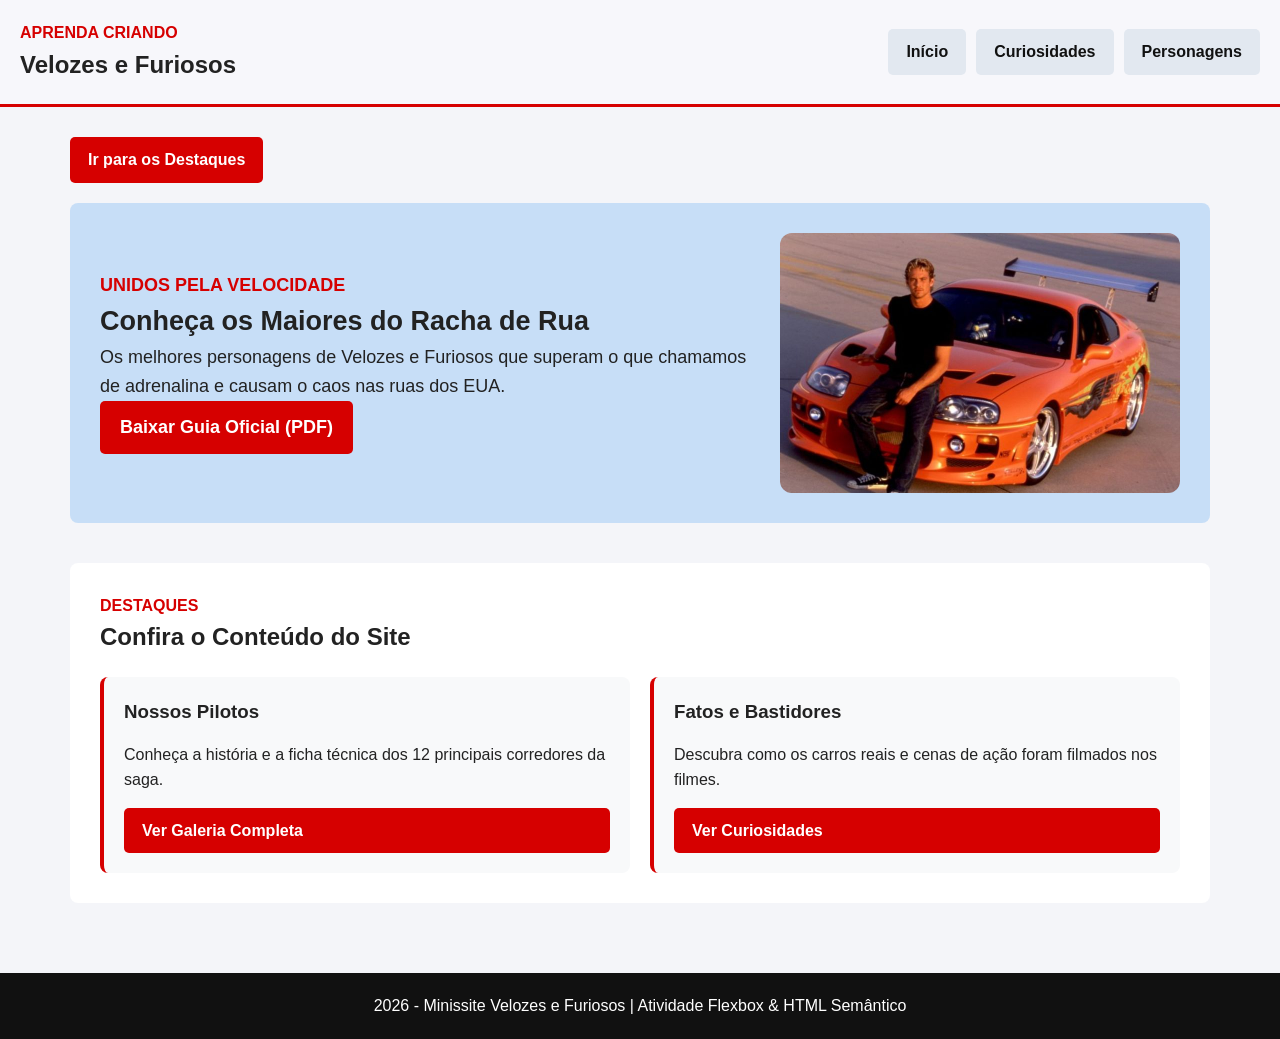
<file: index.html>
<!doctype html>
<html lang="pt-BR">
  <head>
    <meta charset="UTF-8" />
    <meta name="viewport" content="width=device-width, initial-scale=1.0" />
    <title>Velozes e Furiosos - Início</title>
    <link rel="stylesheet" href="css/style.css" />
  </head>
  <body>
    <header>
      <section id="titulo">
        <p class="titulo-vermelho">Aprenda Criando</p>
        <h1>Velozes e Furiosos</h1>
      </section>

      <section id="menu">
        <a href="index.html" class="active">Início</a>
        <a href="pages/curiosidades.html">Curiosidades</a>
        <a href="pages/personagens.html">Personagens</a>
      </section>
    </header>

    <main>
      <section class="atalho-ancora">
        <a href="#destaques" class="btn-link">Ir para os Destaques</a>
      </section>

      <section id="introducao">
        <article>
          <p class="titulo-vermelho">Unidos pela Velocidade</p>
          <h2>Conheça os Maiores do Racha de Rua</h2>
          <p>Os melhores personagens de Velozes e Furiosos que superam o que chamamos de adrenalina e causam o caos nas ruas dos EUA.</p>

          <section class="acoes-home">
            <a href="assets/arquivos/guia-velozes.pdf" class="btn-download" download>Baixar Guia Oficial (PDF)</a>
          </section>
        </article>

        <img src="assets/img/intro.png" alt="Brian O'Conner encostado em um carro de corrida laranja" class="img-destaque">
      </section>

      <section id="destaques">
        <p class="titulo-vermelho">Destaques</p>
        <h2>Confira o Conteúdo do Site</h2>

        <section class="container-destaques">
          <article class="card">
            <h3>Nossos Pilotos</h3>
            <p>Conheça a história e a ficha técnica dos 12 principais corredores da saga.</p>
            <a href="pages/personagens.html" class="btn-link">Ver Galeria Completa</a>
          </article>

          <article class="card">
            <h3>Fatos e Bastidores</h3>
            <p>Descubra como os carros reais e cenas de ação foram filmados nos filmes.</p>
            <a href="pages/curiosidades.html" class="btn-link">Ver Curiosidades</a>
          </article>
        </section>
      </section>
    </main>

    <footer>
      <p> 2026 - Minissite Velozes e Furiosos | Atividade Flexbox & HTML Semântico</p>
    </footer>
  </body>
</html>
</file>
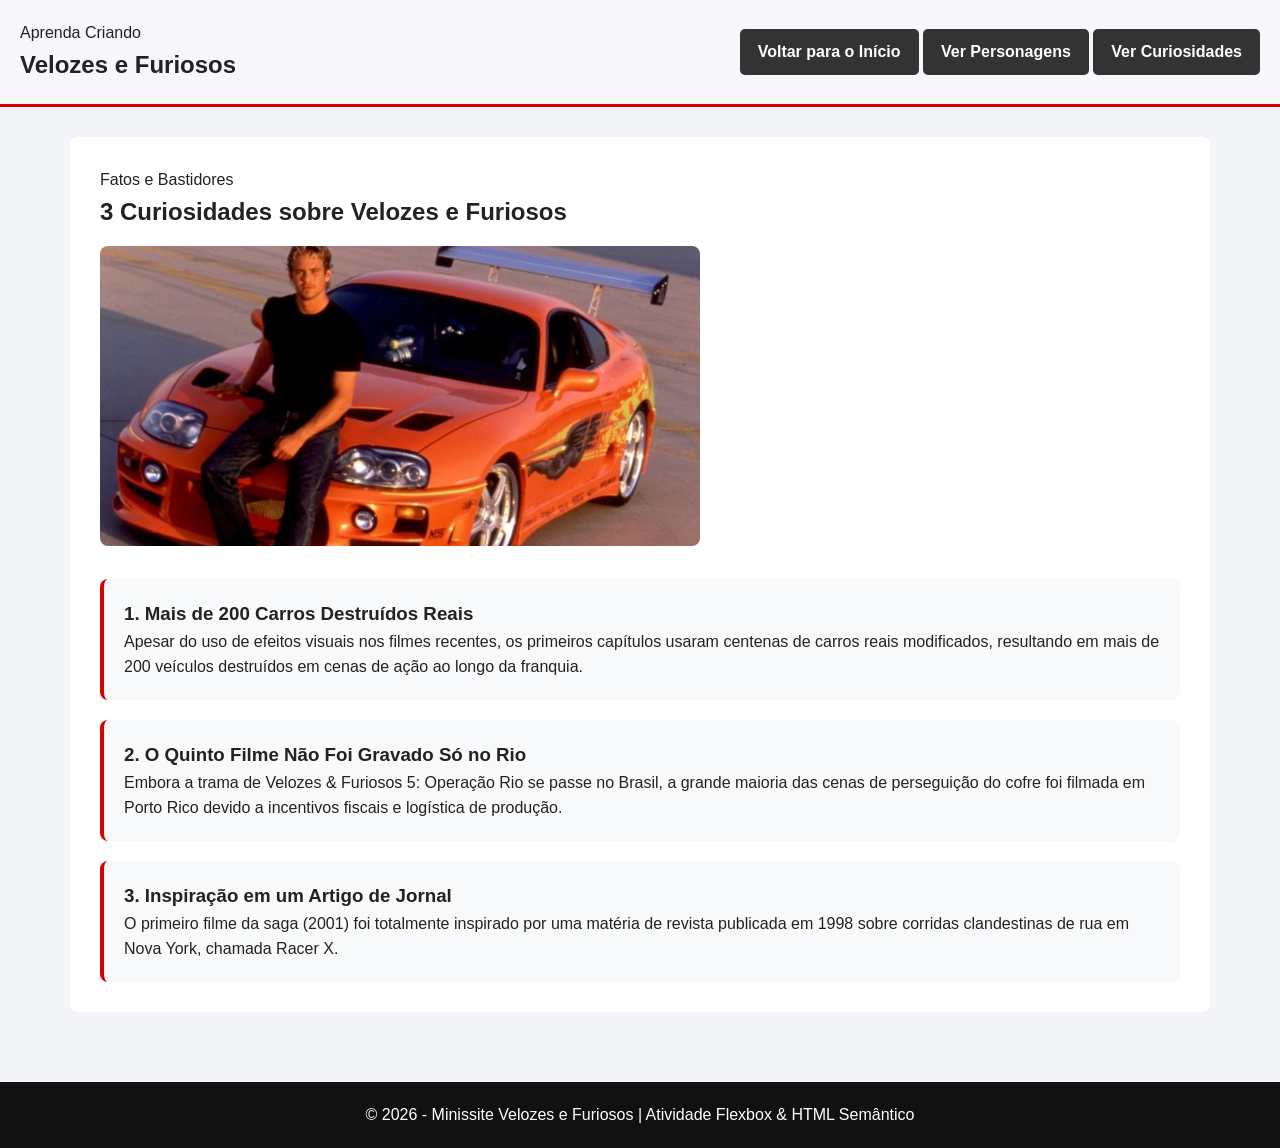
<file: pages/curiosidades.html>
<!doctype html>
<html lang="pt-BR">
  <head>
    <meta charset="UTF-8" />
    <meta name="viewport" content="width=device-width, initial-scale=1.0" />
    <title>Velozes e Furiosos - Curiosidades</title>
    <link rel="stylesheet" href="../css/style.css" />
  </head>
  <body>
    <header>
      <section id="começo-site">
        <p class="tag-vermelha">Aprenda Criando</p>
        <h1>Velozes e Furiosos</h1>
      </section>

      <section id="menu-principal">
        <a href="../index.html" class="link-nav">Voltar para o Início</a>
        <a href="personagens.html" class="link-nav">Ver Personagens</a>
        <a href="curiosidades.html" class="link-nav active">Ver Curiosidades</a>
      </section>
    </header>

    <main>
      <section id="secao-curiosidades">
        <article class="cabecalho-curiosidades">
          <p class="tag-vermelha">Fatos e Bastidores</p>
          <h2>3 Curiosidades sobre Velozes e Furiosos</h2>

          <img src="../assets/img/intro.png" alt="Brian O'Conner encostado em seu carro de corrida" class="img-curiosidade">
        </article>

        <section class="lista-curiosidades">
          <article class="card-curiosidade">
            <h3>1. Mais de 200 Carros Destruídos Reais</h3>
            <p>Apesar do uso de efeitos visuais nos filmes recentes, os primeiros capítulos usaram centenas de carros reais modificados, resultando em mais de 200 veículos destruídos em cenas de ação ao longo da franquia.</p>
          </article>

          <article class="card-curiosidade">
            <h3>2. O Quinto Filme Não Foi Gravado Só no Rio</h3>
            <p>Embora a trama de Velozes & Furiosos 5: Operação Rio se passe no Brasil, a grande maioria das cenas de perseguição do cofre foi filmada em Porto Rico devido a incentivos fiscais e logística de produção.</p>
          </article>

          <article class="card-curiosidade">
            <h3>3. Inspiração em um Artigo de Jornal</h3>
            <p>O primeiro filme da saga (2001) foi totalmente inspirado por uma matéria de revista publicada em 1998 sobre corridas clandestinas de rua em Nova York, chamada Racer X.</p>
          </article>
        </section>
      </section>
    </main>

    <footer>
      <p>&copy; 2026 - Minissite Velozes e Furiosos | Atividade Flexbox & HTML Semântico</p>
    </footer>
  </body>
</html>
</file>
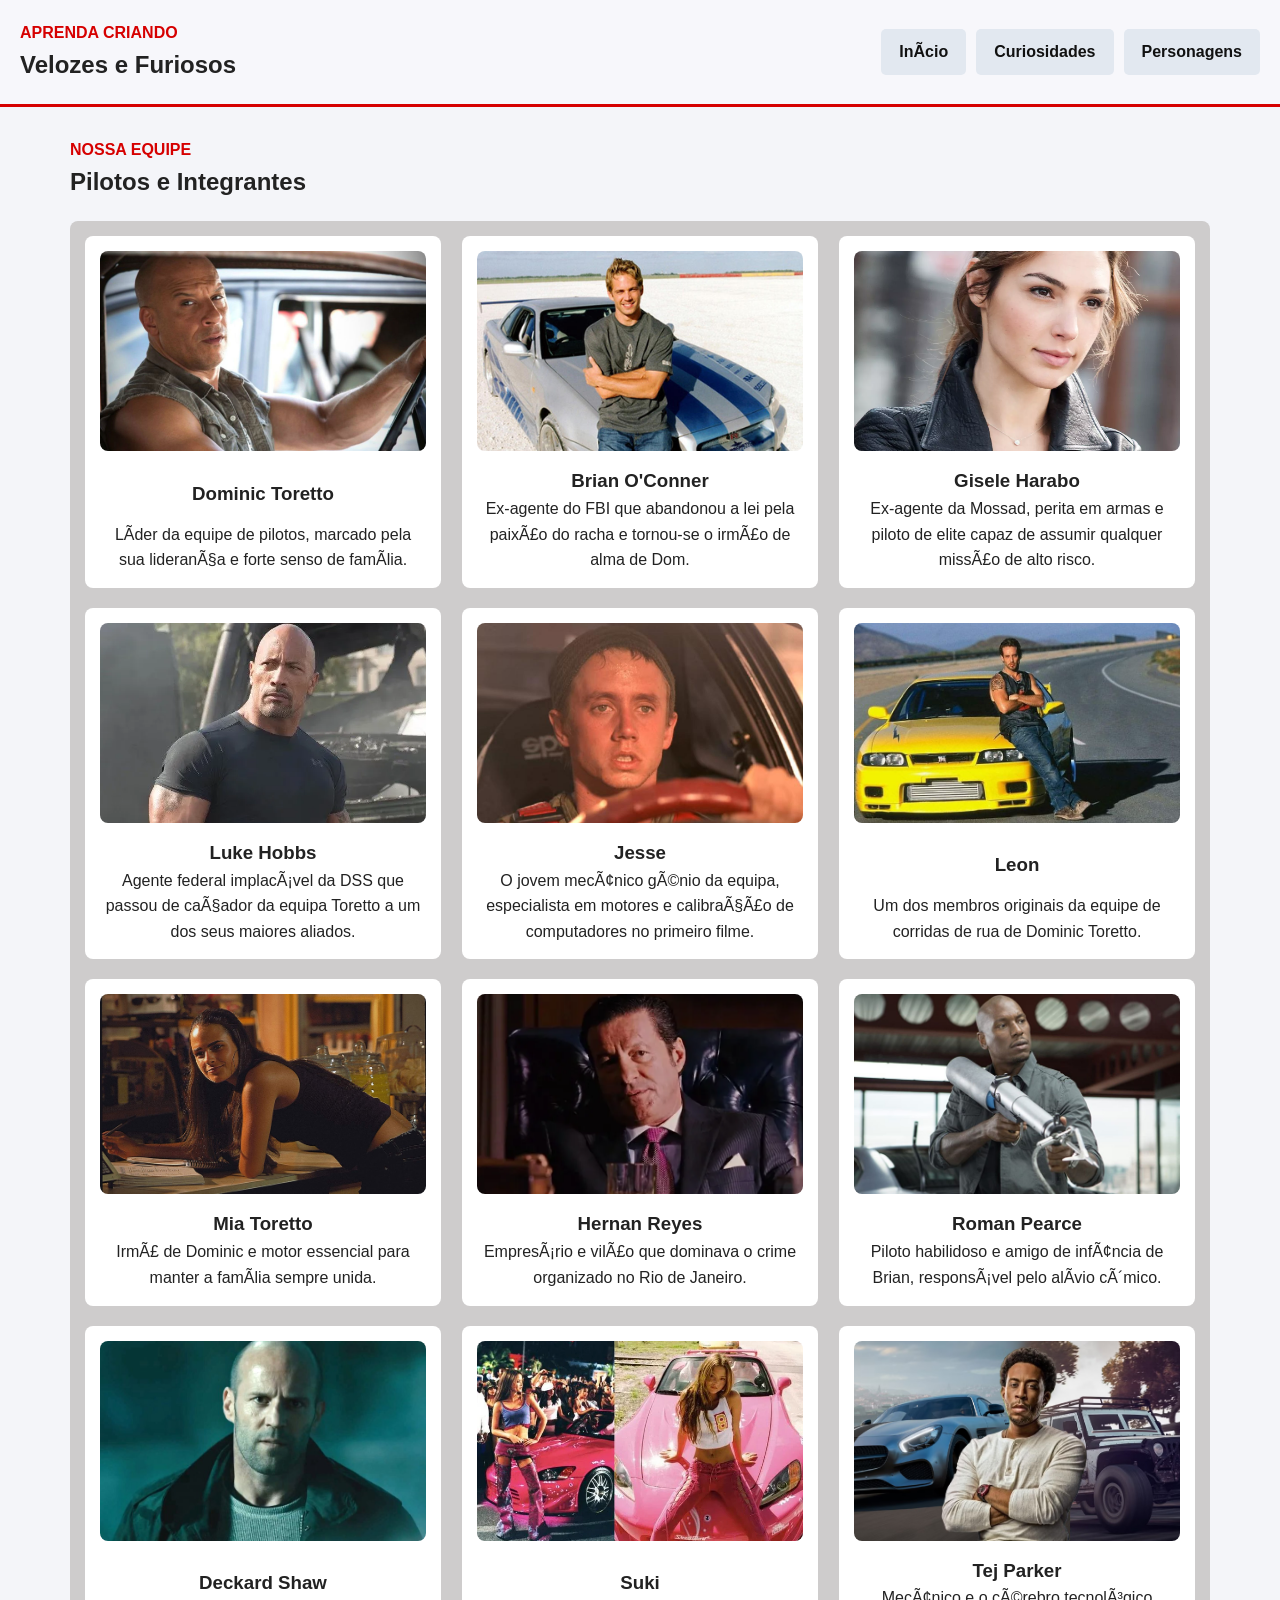
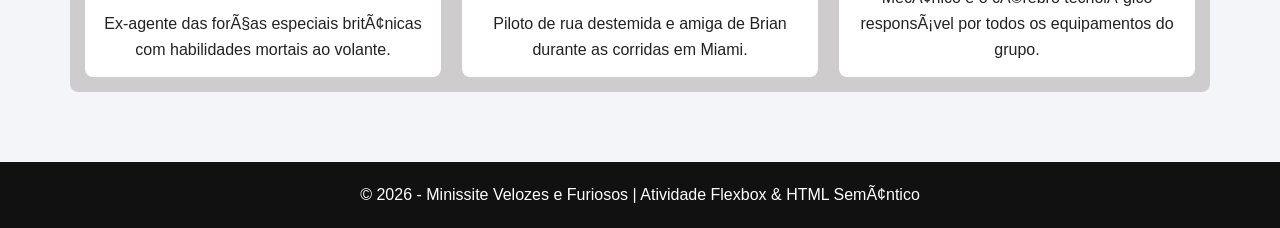
<file: pages/personagens.html>
<!doctype html>
<html lang="pt-BR">
  <head>
    <meta charset="PT-BR" />
    <meta name="viewport" content="width=device-width, initial-scale=1.0" />
    <title>Velozes e Furiosos - Personagens</title>
    <link rel="stylesheet" href="../css/style.css" />
  </head>
  <body>
    <header>
      <section id="titulo">
        <p class="titulo-vermelho">Aprenda Criando</p>
        <h1>Velozes e Furiosos</h1>
      </section>

      <section id="menu">
        <a href="../index.html">Início</a>
        <a href="curiosidades.html">Curiosidades</a>
        <a href="personagens.html" class="active">Personagens</a>
      </section>
    </header>

    <main>
      <section id="secao-personagens">
        <p class="titulo-vermelho">Nossa Equipe</p>
        <h2>Pilotos e Integrantes</h2>

        <section class="galeria">
          <article class="card-personagem">
            <img src="../assets/img/dom.png" alt="Dominic Toretto encostado em seu carro">
            <h3>Dominic Toretto</h3>
            <p>Líder da equipe de pilotos, marcado pela sua liderança e forte senso de família.</p>
          </article>

          <article class="card-personagem">
            <img src="../assets/img/bryan.png" alt="Brian O'Conner sorrindo">
            <h3>Brian O'Conner</h3>
            <p>Ex-agente do FBI que abandonou a lei pela paixão do racha e tornou-se o irmão de alma de Dom.</p>
          </article>

          <article class="card-personagem">
            <img src="../assets/img/gisele.png" alt="Gisele Harabo em um carro">
            <h3>Gisele Harabo</h3>
            <p>Ex-agente da Mossad, perita em armas e piloto de elite capaz de assumir qualquer missão de alto risco.</p>
          </article>

          <article class="card-personagem">
            <img src="../assets/img/hobbs.png" alt="Luke Hobbs com uniforme tático">
            <h3>Luke Hobbs</h3>
            <p>Agente federal implacável da DSS que passou de caçador da equipa Toretto a um dos seus maiores aliados.</p>
          </article>

          <article class="card-personagem">
            <img src="../assets/img/jesse.png" alt="Jesse ao lado de um veículo">
            <h3>Jesse</h3>
            <p>O jovem mecânico génio da equipa, especialista em motores e calibração de computadores no primeiro filme.</p>
          </article>

          <article class="card-personagem">
            <img src="../assets/img/leon.png" alt="Leon de óculos de sol">
            <h3>Leon</h3>
            <p>Um dos membros originais da equipe de corridas de rua de Dominic Toretto.</p>
          </article>

          <article class="card-personagem">
            <img src="../assets/img/mia-toretto.png" alt="Mia Toretto sorrindo">
            <h3>Mia Toretto</h3>
            <p>Irmã de Dominic e motor essencial para manter a família sempre unida.</p>
          </article>

          <article class="card-personagem">
            <img src="../assets/img/reyes.png" alt="Hernan Reyes com terno">
            <h3>Hernan Reyes</h3>
            <p>Empresário e vilão que dominava o crime organizado no Rio de Janeiro.</p>
          </article>

          <article class="card-personagem">
            <img src="../assets/img/roman.png" alt="Roman Pearce olhando para a câmera">
            <h3>Roman Pearce</h3>
            <p>Piloto habilidoso e amigo de infância de Brian, responsável pelo alívio cômico.</p>
          </article>

          <article class="card-personagem">
            <img src="../assets/img/shaw.png" alt="Deckard Shaw em combate">
            <h3>Deckard Shaw</h3>
            <p>Ex-agente das forças especiais britânicas com habilidades mortais ao volante.</p>
          </article>

          <article class="card-personagem">
            <img src="../assets/img/suki.png" alt="Suki ao lado do seu carro rosa">
            <h3>Suki</h3>
            <p>Piloto de rua destemida e amiga de Brian durante as corridas em Miami.</p>
          </article>

          <article class="card-personagem">
            <img src="../assets/img/tej-parker.png" alt="Tej Parker mexendo em computadores">
            <h3>Tej Parker</h3>
            <p>Mecânico e o cérebro tecnológico responsável por todos os equipamentos do grupo.</p>
          </article>
        </section>
      </section>
    </main>

    <footer>
      <p>&copy; 2026 - Minissite Velozes e Furiosos | Atividade Flexbox & HTML Semântico</p>
    </footer>
  </body>
</html>
</file>
<file: css/style.css>
* {
  padding: 0;
  margin: 0;
  box-sizing: border-box;
}

body {
  font-family: Arial, Helvetica, sans-serif;
  background-color: #f4f5f9;
  color: #222222;
  line-height: 1.6;
}

header {
  background-color: rgb(247, 247, 251);
  padding: 20px;
  display: flex;
  flex-direction: row;
  justify-content: space-between;
  align-items: center;
  border-bottom: 3px solid #d60000;
}

.titulo-vermelho {
  color: #d60000;
  text-transform: uppercase;
  font-weight: bold;
}

#menu {
  display: flex;
  gap: 10px;
}

a {
  color: #ffffff;
  text-decoration: none;
  font-weight: bold;
  background-color: #333333;
  padding: 10px 18px;
  border-radius: 5px;
  display: inline-block;
}

#menu a {
  color: #111111;
  text-decoration: none;
  font-weight: bold;
  background-color: #e2e8f0;
  padding: 10px 18px;
}

.btn-download {
  color: #ffffff;
  text-decoration: none;
  font-weight: bold;
  background-color: #d60000;
  padding: 12px 20px;
}

.btn-link {
  color: #ffffff;
  text-decoration: none;
  font-weight: bold;
  background-color: #d60000;
  padding: 10px 18px;
}

.atalho-ancora {
  margin-bottom: 20px;
}

main {
  padding: 30px;
  max-width: 1200px;
  margin: 0 auto;
}

#introducao {
  display: flex;
  justify-content: space-around;
  align-items: center;
  gap: 30px;
  padding: 30px;
  background-color: rgba(145, 194, 243, 0.454);
  font-size: 18px;
  border-radius: 8px;
}

#introducao article {
  flex: 1;
}

#introducao img,
.img-destaque {
  width: 400px;
  height: 260px;
  border-radius: 12px;
  object-fit: cover;
}

#destaques {
  margin-top: 40px;
  padding: 30px;
  background-color: #ffffff;
  border-radius: 8px;
}

.container-destaques {
  display: flex;
  gap: 20px;
  margin-top: 20px;
}

.card {
  flex: 1;
  background-color: #f8f9fa;
  padding: 20px;
  border-radius: 8px;
  border-left: 4px solid #d60000;
  display: flex;
  flex-direction: column;
  justify-content: space-between;
  gap: 15px;
}

.galeria {
  display: flex;
  justify-content: space-between;
  align-items: stretch;
  flex-wrap: wrap;
  padding: 15px;
  background-color: rgb(206, 204, 204);
  gap: 20px;
  margin-top: 20px;
  border-radius: 8px;
}

.card-personagem {
  display: flex;
  flex-direction: column;
  justify-content: space-between;
  align-items: center;
  background-color: #ffffff;
  width: calc(33.333% - 14px);
  padding: 15px;
  border-radius: 8px;
  text-align: center;
}

.card-personagem img {
  width: 100%;
  height: 200px;
  border-radius: 8px;
  object-fit: cover;
  margin-bottom: 15px;
}

#secao-curiosidades {
  background-color: #ffffff;
  padding: 30px;
  border-radius: 8px;
}

.cabecalho-curiosidades {
  margin-bottom: 25px;
}

.img-curiosidade {
  width: 100%;
  max-width: 600px;
  height: 300px;
  border-radius: 8px;
  object-fit: cover;
  margin-top: 15px;
}

.lista-curiosidades {
  display: flex;
  flex-direction: column;
  gap: 20px;
}

.card-curiosidade {
  background-color: #f8f9fa;
  padding: 20px;
  border-radius: 8px;
  border-left: 4px solid #d60000;
}


footer {
  text-align: center;
  padding: 20px;
  background-color: #111111;
  color: #ffffff;
  margin-top: 40px;
}
</file>
